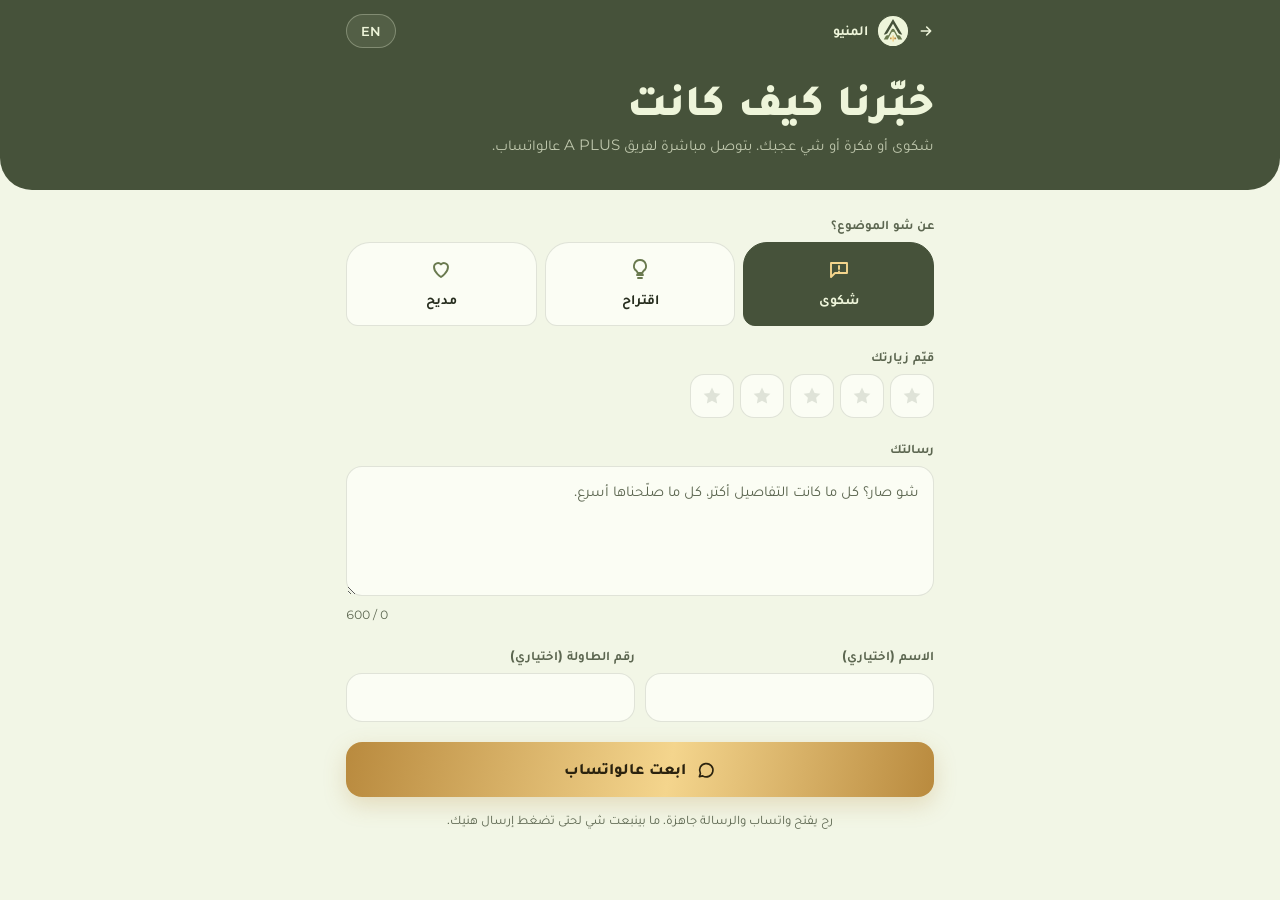
<file: complaints.html>
<!DOCTYPE html>
<html lang="ar" dir="rtl">
<head>
<meta charset="UTF-8">
<meta name="viewport" content="width=device-width, initial-scale=1.0, viewport-fit=cover">
<meta name="theme-color" content="#46523A">
<link rel="icon" href="logo.svg" type="image/svg+xml">
<link rel="manifest" href="manifest.webmanifest">
<title>A PLUS Support</title>
<link rel="preconnect" href="https://fonts.googleapis.com">
<link rel="preconnect" href="https://fonts.gstatic.com" crossorigin>
<link rel="stylesheet" href="https://fonts.googleapis.com/css2?family=Montserrat:wght@400;500;600;700;800;900&family=Tajawal:wght@400;500;700;800;900&display=swap">
<link rel="stylesheet" href="fonts.css">
<style>
/* Same palette as index.html */
:root{
  --bg:#F2F6E6; --surface:#FBFDF4; --ink:#262D1E; --muted:#5C6650; --line:rgba(70,82,58,.15);
  --brand:#46523A; --on-brand:#EEF5DA; --sage:#6A7A4F; --brand-soft:#E2EAC9;
  --gold-a:#B98A3E; --gold-b:#F4D58D; --hero-bg:#46523A; --hero-ink:#EEF5DA; --hero-muted:rgba(238,245,218,.72);
  --f:"Montserrat","Montserrat Arabic","Tajawal",system-ui,sans-serif; --ease:cubic-bezier(.2,.85,.2,1);
}
@media (prefers-color-scheme:dark){:root:not([data-theme="light"]){
  --bg:#13180F; --surface:#1C2318; --ink:#EEF5DA; --muted:#A8B494; --line:rgba(238,245,218,.11);
  --brand:#A9BC83; --on-brand:#13180F; --sage:#93A672; --brand-soft:#253020; --hero-bg:#222B1B; color-scheme:dark}}
:root[data-theme="dark"]{
  --bg:#13180F; --surface:#1C2318; --ink:#EEF5DA; --muted:#A8B494; --line:rgba(238,245,218,.11);
  --brand:#A9BC83; --on-brand:#13180F; --sage:#93A672; --brand-soft:#253020; --hero-bg:#222B1B; color-scheme:dark}
*{box-sizing:border-box}
html,body{margin:0}
body{background:var(--bg);color:var(--ink);font-family:var(--f);font-size:15px;line-height:1.55;-webkit-font-smoothing:antialiased}
button,input,textarea{font:inherit;color:inherit}
:focus-visible{outline:2px solid var(--gold-a);outline-offset:2px;border-radius:8px}
.wrap{max-width:620px;margin-inline:auto;padding-left:max(16px,env(safe-area-inset-left,0px));padding-right:max(16px,env(safe-area-inset-right,0px))}

header{background:var(--hero-bg);color:var(--hero-ink);border-radius:0 0 32px 32px;padding:calc(14px + env(safe-area-inset-top,0px)) 0 34px}
.top{display:flex;align-items:center;justify-content:space-between;gap:10px}
.back{display:inline-flex;align-items:center;gap:8px;color:inherit;text-decoration:none;font-weight:700;font-size:14px}
.back img{width:34px;height:34px}
.back svg{width:16px;height:16px}
:root[dir="rtl"] .back svg{transform:scaleX(-1)}
.lang{border:1px solid rgba(238,245,218,.3);background:rgba(238,245,218,.08);border-radius:999px;padding:6px 14px;font-weight:600;font-size:13px;cursor:pointer}
h1{font-weight:900;font-size:clamp(30px,8vw,44px);line-height:1.15;margin:26px 0 8px;letter-spacing:-.02em}
:root[lang="ar"] h1{letter-spacing:0}
header p{margin:0;color:var(--hero-muted);max-width:46ch}

form{padding-block:24px 40px;display:flex;flex-direction:column;gap:20px}
.k{font-size:13px;font-weight:700;color:var(--muted);margin-bottom:8px;display:block}
.types{display:grid;grid-template-columns:repeat(3,minmax(0,1fr));gap:8px}
.types label{cursor:pointer}
.types input{position:absolute;opacity:0;pointer-events:none}
.types span{display:flex;flex-direction:column;align-items:center;gap:8px;padding:14px 8px;border-radius:24px 24px 12px 12px;border:1px solid var(--line);background:var(--surface);font-weight:700;font-size:14px;text-align:center;transition:background .2s,border-color .2s,transform .15s}
.types span svg{width:24px;height:24px;color:var(--sage)}
.types input:checked + span{background:var(--brand);color:var(--on-brand);border-color:var(--brand)}
.types input:checked + span svg{color:var(--gold-b)}
.types input:focus-visible + span{outline:2px solid var(--gold-a);outline-offset:2px}
.types label:active span{transform:scale(.97)}
.stars{display:flex;gap:6px;direction:ltr;justify-content:flex-end}
:root[dir="ltr"] .stars{justify-content:flex-start}
.stars button{width:44px;height:44px;border-radius:14px;border:1px solid var(--line);background:var(--surface);cursor:pointer;display:grid;place-items:center;transition:transform .15s,background .2s}
.stars button svg{width:22px;height:22px;color:var(--line)}
.stars button.on{background:color-mix(in srgb,var(--gold-b) 30%,transparent);border-color:var(--gold-a)}
.stars button.on svg{color:var(--gold-a)}
.stars button:active{transform:scale(.9)}
.row{display:grid;grid-template-columns:minmax(0,1fr) minmax(0,1fr);gap:10px}
input[type=text],input[type=tel],textarea{width:100%;background:var(--surface);border:1px solid var(--line);border-radius:16px;padding:12px 14px;font-size:15px;transition:border-color .2s,box-shadow .2s}
textarea{min-height:130px;resize:vertical}
input:focus,textarea:focus{outline:none;border-color:var(--sage);box-shadow:0 0 0 4px color-mix(in srgb,var(--sage) 18%,transparent)}
::placeholder{color:var(--muted)}
.count{font-size:12px;color:var(--muted);text-align:end;margin-top:4px;font-variant-numeric:tabular-nums}
.err{color:#B4442E;font-size:13px;font-weight:600;margin-top:6px}
.send{border:0;border-radius:16px;padding:15px;font-weight:800;font-size:16px;cursor:pointer;display:flex;justify-content:center;align-items:center;gap:10px;
  background:linear-gradient(100deg,var(--gold-a),var(--gold-b) 55%,var(--gold-a));color:#2B230F;box-shadow:0 8px 22px rgba(185,138,62,.25);transition:transform .15s}
.send:active{transform:scale(.98)}
.send svg{width:20px;height:20px}
.note{font-size:13px;color:var(--muted);text-align:center;margin:-8px 0 0}
.done{text-align:center;padding:50px 0}
.done .tick{width:84px;height:84px;margin:0 auto 18px;border-radius:42px 42px 18px 18px;background:var(--brand);color:var(--on-brand);display:grid;place-items:center;animation:pop .6s cubic-bezier(.3,1.6,.5,1) both}
.done .tick svg{width:38px;height:38px}
.done h2{font-weight:900;font-size:26px;margin:0 0 6px}
.done p{color:var(--muted);margin:0 0 20px}
.done a{display:inline-block;color:inherit;font-weight:700;border:1px solid var(--line);border-radius:999px;padding:10px 18px;text-decoration:none}
@keyframes pop{from{transform:scale(0);opacity:0}to{transform:none;opacity:1}}
/* branded scrollbar, same as the menu */
::-webkit-scrollbar{width:11px;height:11px}
::-webkit-scrollbar-track{background:var(--bg)}
::-webkit-scrollbar-thumb{background:linear-gradient(var(--gold-a),var(--gold-b) 50%,var(--gold-a));border-radius:11px 11px 6px 6px;border:3px solid var(--bg)}
@supports (-moz-appearance:none){html{scrollbar-width:thin;scrollbar-color:var(--gold-a) transparent}}
@media (prefers-reduced-motion:reduce){*,*::before,*::after{animation-duration:.01ms!important;transition-duration:.01ms!important}}
</style>
</head>
<body>
<header>
  <div class="wrap">
    <div class="top">
      <a class="back" href="index.html"><svg viewBox="0 0 24 24" fill="none" stroke="currentColor" stroke-width="2.4" stroke-linecap="round" stroke-linejoin="round"><path d="M19 12H5M11 6l-6 6 6 6"/></svg><img src="logo.svg" alt=""><span data-t="back"></span></a>
      <button class="lang" id="langBtn" type="button"></button>
    </div>
    <h1 data-t="title"></h1>
    <p data-t="sub"></p>
  </div>
</header>

<main class="wrap">
  <form id="form" novalidate>
    <div>
      <span class="k" data-t="kind"></span>
      <div class="types" id="types"></div>
    </div>
    <div>
      <span class="k" data-t="rate"></span>
      <div class="stars" id="stars"></div>
    </div>
    <div>
      <label class="k" for="msg" data-t="msgK"></label>
      <textarea id="msg" maxlength="600"></textarea>
      <div class="count" id="count">0 / 600</div>
      <div class="err" id="err" hidden></div>
    </div>
    <div class="row">
      <div><label class="k" for="name" data-t="nameK"></label><input id="name" type="text" autocomplete="name"></div>
      <div><label class="k" for="table" data-t="tableK"></label><input id="table" type="text" inputmode="numeric" maxlength="6"></div>
    </div>
    <button class="send" type="submit"><svg viewBox="0 0 24 24" fill="none" stroke="currentColor" stroke-width="2" stroke-linejoin="round"><path d="M4 20l1.3-3.9A8 8 0 1 1 8 19z"/></svg><span data-t="send"></span></button>
    <p class="note" data-t="note"></p>
  </form>
  <div class="done" id="done" hidden>
    <div class="tick"><svg viewBox="0 0 24 24" fill="none" stroke="currentColor" stroke-width="2.6" stroke-linecap="round" stroke-linejoin="round"><path d="M5 12.5l4.5 4.5L19 7.5"/></svg></div>
    <h2 data-t="thanks"></h2>
    <p data-t="thanksSub"></p>
    <a href="index.html" data-t="toMenu"></a>
  </div>
</main>

<script>
const WA = '963969717279';
const T = {
  en:{back:'Menu', title:'Tell us how it went', sub:'A complaint, an idea, or something you liked. It goes straight to the A PLUS team on WhatsApp.',
    kind:'What is it about?', types:{complaint:'Complaint',idea:'Suggestion',praise:'Praise'}, rate:'Rate your visit',
    msgK:'Your message', ph:{complaint:'What went wrong? The more detail, the faster we can fix it.',idea:'What should we add or change?',praise:'What did you enjoy?'},
    nameK:'Name (optional)', tableK:'Table (optional)', send:'Send on WhatsApp', note:'WhatsApp opens with your message ready. Nothing is sent until you press send there.',
    empty:'Write a few words first.', thanks:'Thank you', thanksSub:'Your message is ready in WhatsApp. We read every one.', toMenu:'Back to the menu',
    head:'A PLUS feedback', lName:'Name', lTable:'Table', lRate:'Rating', langBtn:'عربي'},
  ar:{back:'المنيو', title:'خبّرنا كيف كانت', sub:'شكوى أو فكرة أو شي عجبك. بتوصل مباشرة لفريق A PLUS عالواتساب.',
    kind:'عن شو الموضوع؟', types:{complaint:'شكوى',idea:'اقتراح',praise:'مديح'}, rate:'قيّم زيارتك',
    msgK:'رسالتك', ph:{complaint:'شو صار؟ كل ما كانت التفاصيل أكتر، كل ما صلّحناها أسرع.',idea:'شو بتحب نضيف أو نغيّر؟',praise:'شو عجبك؟'},
    nameK:'الاسم (اختياري)', tableK:'رقم الطاولة (اختياري)', send:'ابعت عالواتساب', note:'رح يفتح واتساب والرسالة جاهزة. ما بينبعت شي لحتى تضغط إرسال هنيك.',
    empty:'اكتب كم كلمة أول.', thanks:'شكراً إلك', thanksSub:'رسالتك جاهزة بالواتساب. منقرا كل رسالة.', toMenu:'رجوع للمنيو',
    head:'ملاحظة لـ A PLUS', lName:'الاسم', lTable:'الطاولة', lRate:'التقييم', langBtn:'EN'}
};
const IC = {
  complaint:'<path d="M4 6h16v10H8l-4 4z"/><path d="M12 9v3M12 14.5v.01"/>',
  idea:'<path d="M9 18h6M10 21h4"/><path d="M12 3a6 6 0 0 0-3.5 10.9c.6.5 1 1.2 1 2.1h5c0-.9.4-1.6 1-2.1A6 6 0 0 0 12 3z"/>',
  praise:'<path d="M12 20s-7-4.4-7-10a4 4 0 0 1 7-2.6A4 4 0 0 1 19 10c0 5.6-7 10-7 10z"/>'
};
const STAR = '<svg viewBox="0 0 24 24"><path fill="currentColor" d="m12 2.8 2.8 5.8 6.3.9-4.6 4.4 1.1 6.3L12 17.2l-5.6 3 1.1-6.3L2.9 9.5l6.3-.9z"/></svg>';
const $ = s => document.querySelector(s);
let lang = 'ar', kind = 'complaint', stars = 0;
try{ const s = localStorage.getItem('aplus-lang'); if(s==='en'||s==='ar') lang = s; }catch(e){}
try{ $('#table').value = sessionStorage.getItem('aplus-table')||''; }catch(e){}
const L = () => T[lang];

function render(){
  const r = document.documentElement; r.lang = lang; r.dir = lang==='ar' ? 'rtl' : 'ltr';
  document.querySelectorAll('[data-t]').forEach(el=>{ el.textContent = L()[el.dataset.t]; });
  $('#langBtn').textContent = L().langBtn;
  $('#types').innerHTML = Object.keys(IC).map(k=>`<label><input type="radio" name="kind" value="${k}" ${k===kind?'checked':''}><span><svg viewBox="0 0 24 24" fill="none" stroke="currentColor" stroke-width="1.9" stroke-linecap="round" stroke-linejoin="round">${IC[k]}</svg>${L().types[k]}</span></label>`).join('');
  $('#stars').innerHTML = [1,2,3,4,5].map(n=>`<button type="button" data-n="${n}" class="${n<=stars?'on':''}" aria-label="${n} / 5" aria-pressed="${n<=stars}">${STAR}</button>`).join('');
  $('#msg').placeholder = L().ph[kind];
}

$('#types').addEventListener('change', e=>{ kind = e.target.value; $('#msg').placeholder = L().ph[kind]; });
$('#stars').addEventListener('click', e=>{ const b = e.target.closest('[data-n]'); if(!b) return; stars = +b.dataset.n === stars ? 0 : +b.dataset.n; render(); });
$('#msg').addEventListener('input', e=>{ $('#count').textContent = `${e.target.value.length} / 600`; $('#err').hidden = true; });
$('#langBtn').addEventListener('click', ()=>{ lang = lang==='ar'?'en':'ar'; try{localStorage.setItem('aplus-lang',lang)}catch(e){} render(); });

$('#form').addEventListener('submit', e=>{
  e.preventDefault();
  const msg = $('#msg').value.trim();
  if(!msg){ $('#err').textContent = L().empty; $('#err').hidden = false; $('#msg').focus(); return; }
  const name = $('#name').value.trim(), table = $('#table').value.trim();
  const lines = [`*${L().head} · ${L().types[kind]}*`];
  if(stars) lines.push(`${L().lRate}: ${'★'.repeat(stars)}${'☆'.repeat(5-stars)}`);
  if(table) lines.push(`${L().lTable}: ${table}`);
  if(name) lines.push(`${L().lName}: ${name}`);
  lines.push('', msg);
  window.open(`https://wa.me/${WA}?text=${encodeURIComponent(lines.join('\n'))}`, '_blank', 'noopener');
  $('#form').hidden = true; $('#done').hidden = false; scrollTo({top:0});
});

render();
</script>
</body>
</html>
</file>
<file: fonts.css>
/* Montserrat Arabic, self-hosted. server.js replaces this file's content at startup with @font-face rules
   for every MontserratArabic-<Weight>.woff2 / .ttf / .otf it finds in fonts/. Until then Arabic uses Tajawal. */
</file>
